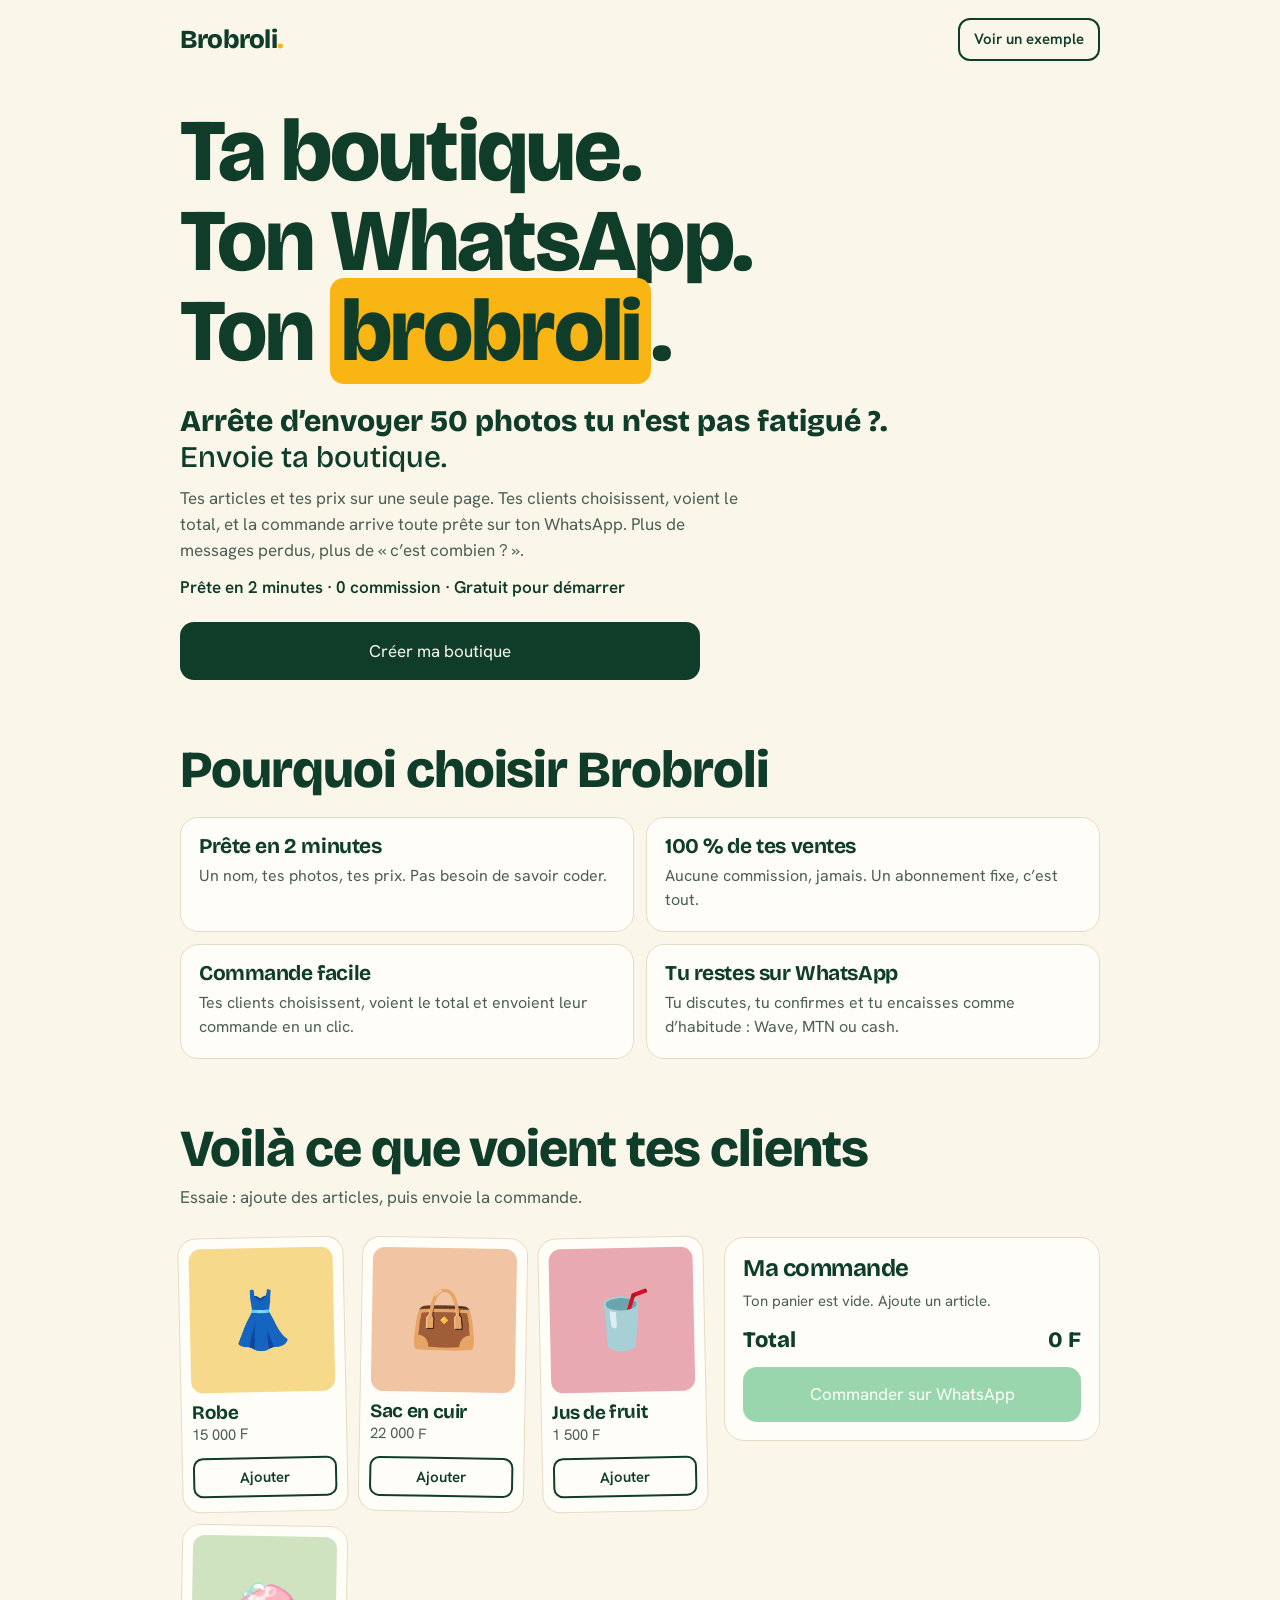
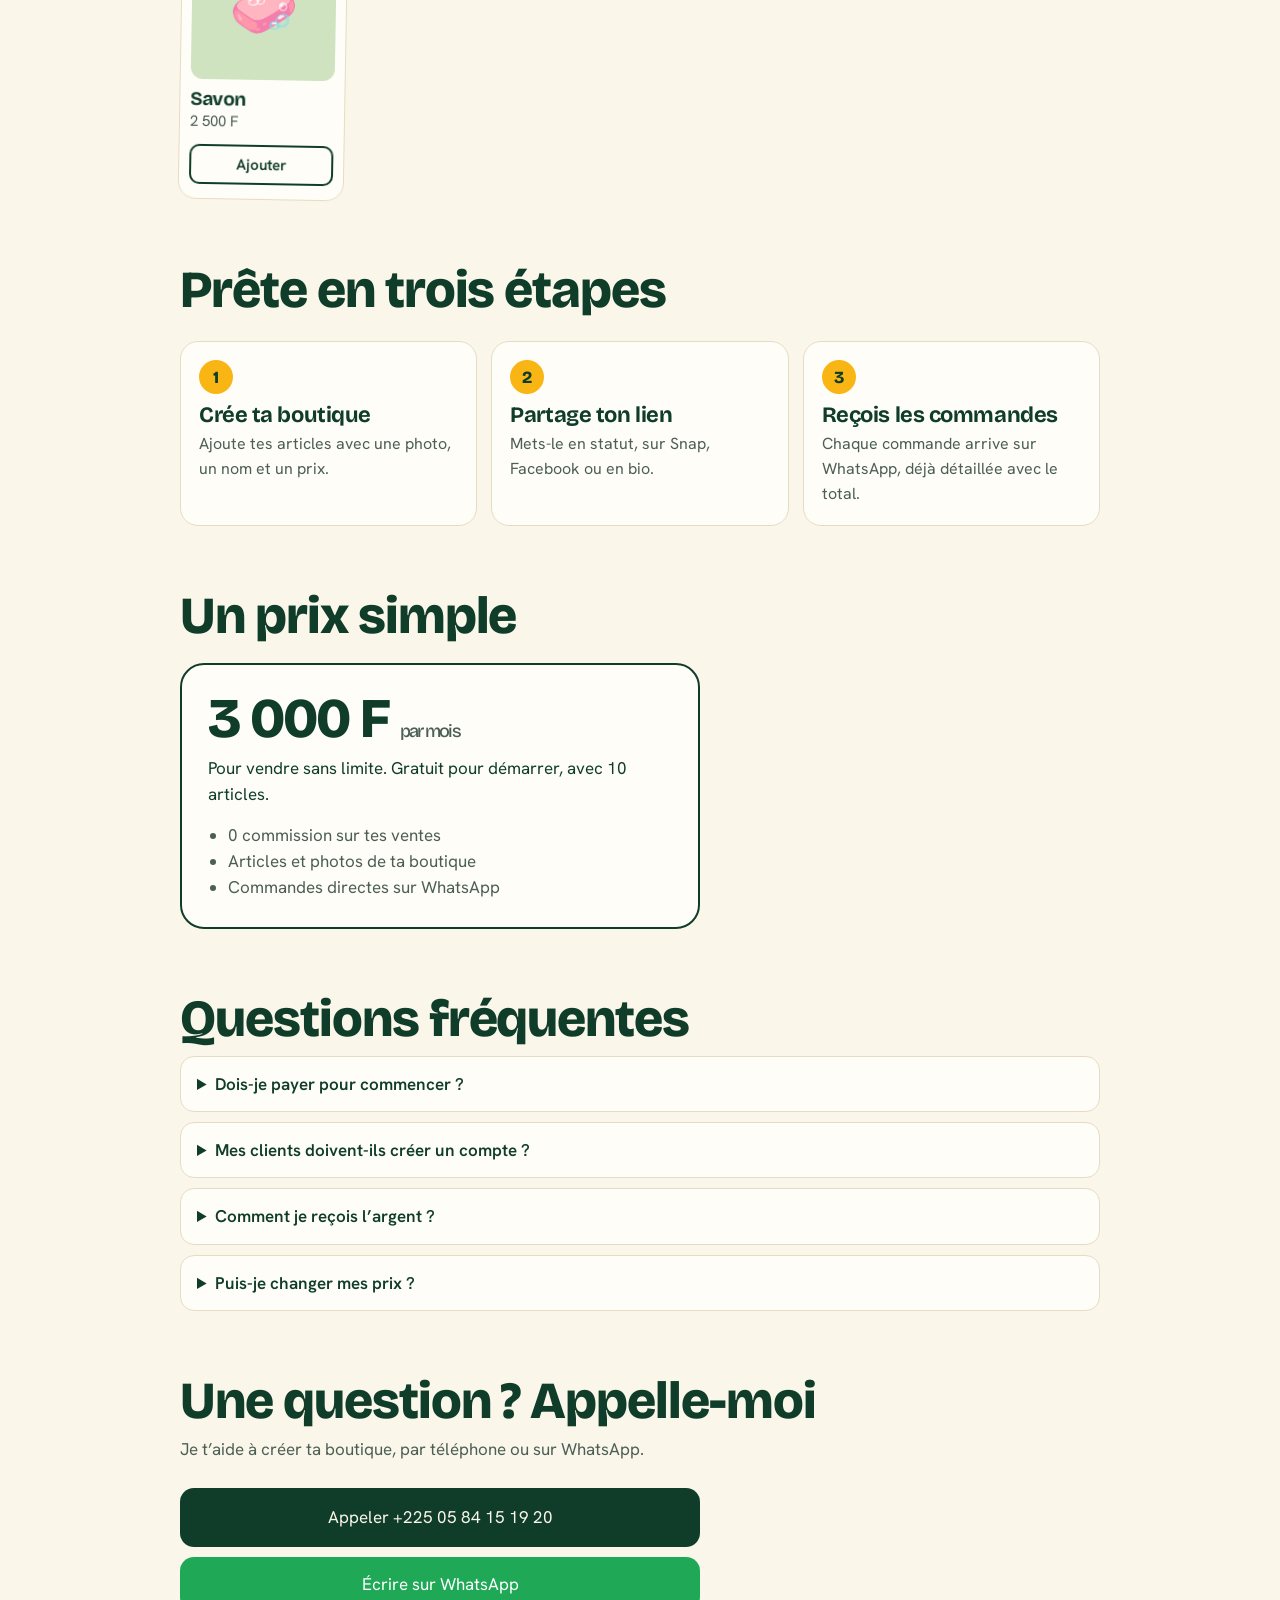
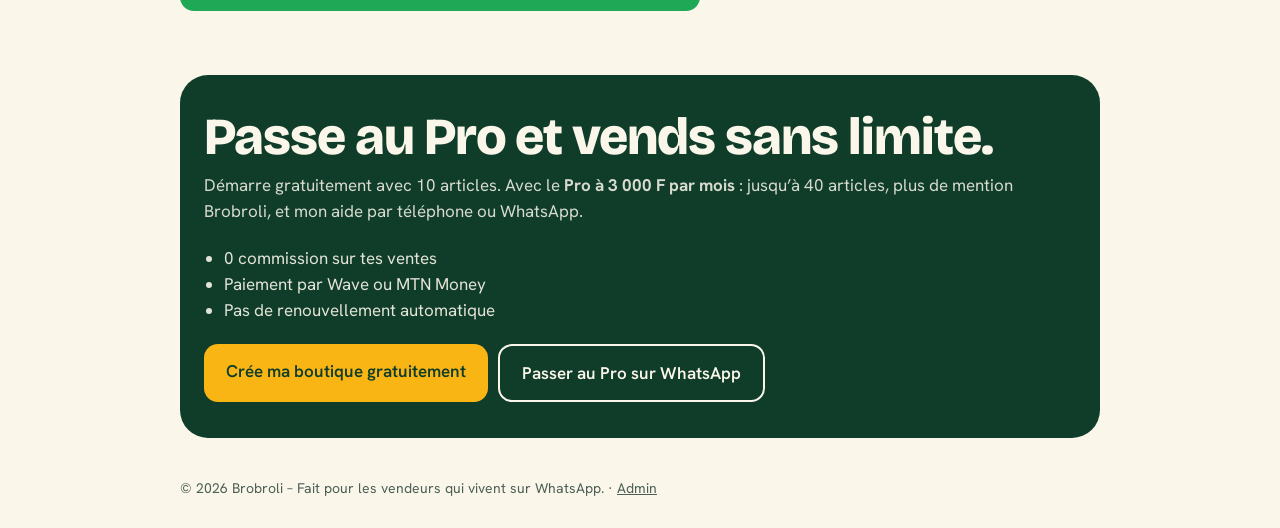
<file: index.html>
<!DOCTYPE html>
<html lang="fr">
<head>
<meta charset="utf-8">
<meta name="viewport" content="width=device-width, initial-scale=1, viewport-fit=cover">
<title>Brobroli – Ta boutique sur WhatsApp</title>
<meta name="description" content="Crée ta boutique en 2 minutes, partage un seul lien et reçois les commandes directement sur ton WhatsApp. 5 jours gratuits, 0 commission.">
<link href="https://fonts.googleapis.com/css2?family=Bricolage+Grotesque:wght@500;800&family=Hanken+Grotesk:wght@400;600&display=swap" rel="stylesheet">
<link rel="stylesheet" href="style.css">
  <link rel="stylesheet" href="anim.css">

<style>
.why{display:grid;gap:12px;margin-top:20px}
@media(min-width:760px){.why{grid-template-columns:repeat(2,1fr)}}
.why div{background:var(--card);border:1.5px solid var(--line);border-radius:18px;padding:18px}
.why h3{font-size:21px;margin-bottom:6px}
.why p{margin:0;color:var(--soft);font-size:16px}
.tarif{background:var(--card);border:2px solid var(--ink);border-radius:24px;padding:26px;margin-top:20px;max-width:520px}
.tarif .big{font:800 clamp(40px,10vw,56px)/1 "Bricolage Grotesque",sans-serif;letter-spacing:-.03em}
.tarif .big small{font-size:18px;font-weight:500;color:var(--soft)}
.tarif p{margin:8px 0 0}
.tarif ul{margin:14px 0 0;padding-left:20px;color:var(--soft)}
.faq details{background:var(--card);border:1.5px solid var(--line);border-radius:14px;padding:14px 16px;margin-top:10px}
.faq summary{font-weight:600;cursor:pointer}
.faq summary:focus-visible{outline:3px solid var(--sun);outline-offset:3px;border-radius:6px}
.faq p{margin:8px 0 0;color:var(--soft);font-size:16px}
footer a{color:inherit}
</style>
</head>
<body>
<div class="wrap">
<header><div class="logo">Brobroli<span>.</span></div><a class="pill" href="#demo">Voir un exemple</a></header>
  
<div id="mine" style="margin-top:8px"></div>
<h1>Ta boutique.<br>Ton WhatsApp.<br>Ton <mark>brobroli</mark>.</h1>
<p class="sub">Arrête d’envoyer 50 photos tu n'est pas fatigué ?.<br><em>Envoie ta boutique.</em></p>
<p class="lead" style="margin-bottom:10px">Tes articles et tes prix sur une seule page. Tes clients choisissent, voient le total, et la commande arrive toute prête sur ton WhatsApp. Plus de messages perdus, plus de « c’est combien ? ».</p>
<p style="font-weight:600;margin:0 0 22px">Prête en 2 minutes · 0 commission · Gratuit pour démarrer</p>


<a class="go" href="create.html" style="display:block;text-align:center;text-decoration:none;max-width:520px">Créer ma boutique</a>
<div class="claim" hidden>

<label for="slug">brobroli.pages.dev/<input id="slug" value="ta-boutique" maxlength="30" autocomplete="off" autocapitalize="none" spellcheck="false"></label>
<button class="go" id="go" type="button">Créer ma boutique</button>
<p class="msg" id="msg" role="status"></p>
</div>

<section>
<h2>Pourquoi choisir Brobroli</h2>
<div class="why">
<div><h3>Prête en 2 minutes</h3><p>Un nom, tes photos, tes prix. Pas besoin de savoir coder.</p></div>
<div><h3>100 % de tes ventes</h3><p>Aucune commission, jamais. Un abonnement fixe, c’est tout.</p></div>
<div><h3>Commande facile</h3><p>Tes clients choisissent, voient le total et envoient leur commande en un clic.</p></div>
<div><h3>Tu restes sur WhatsApp</h3><p>Tu discutes, tu confirmes et tu encaisses comme d’habitude : Wave, MTN ou cash.</p></div>
</div>
</section>

<section id="demo">
<h2>Voilà ce que voient tes clients</h2>
<p class="lead">Essaie : ajoute des articles, puis envoie la commande.</p>
<div class="demo">
<div class="items" id="items"></div>
<aside class="cart"><h3>Ma commande</h3><div id="lines"></div><div class="total"><span>Total</span><span id="total">0 F</span></div>
<a class="order" id="order" aria-disabled="true" href="#" target="_blank" rel="noopener">Commander sur WhatsApp</a></aside>
</div>
</section>

<section>
<h2>Prête en trois étapes</h2>
<ol class="steps">
<li><b>1</b><h3>Crée ta boutique</h3><p>Ajoute tes articles avec une photo, un nom et un prix.</p></li>
<li><b>2</b><h3>Partage ton lien</h3><p>Mets-le en statut, sur Snap, Facebook ou en bio.</p></li>
<li><b>3</b><h3>Reçois les commandes</h3><p>Chaque commande arrive sur WhatsApp, déjà détaillée avec le total.</p></li>
</ol>
</section>

<section>
<h2>Un prix simple</h2>
<div class="tarif">
<div class="big">3 000 F <small>par mois</small></div>
<p><p>Pour vendre sans limite. Gratuit pour démarrer, avec 10 articles.</p></p>
<ul>
<li>0 commission sur tes ventes</li>
<li>Articles et photos de ta boutique</li>
<li>Commandes directes sur WhatsApp</li>
</ul>
</div>
</section>

<section class="faq">
<h2>Questions fréquentes</h2>
<details><summary>Dois-je payer pour commencer ?</summary><p>Non, tu démarres gratuitement avec 10 articles. Le Pro à 3 000 F par mois est optionnel.</p></details>

<details><summary>Mes clients doivent-ils créer un compte ?</summary><p>Non, ils ouvrent ton lien et commandent.</p></details>
<details><summary>Comment je reçois l’argent ?</summary><p>Directement de ton client, par Wave, MTN ou en main propre. Brobroli ne touche pas à ton argent.</p></details>
<details><summary>Puis-je changer mes prix ?</summary><p>Écris-nous sur WhatsApp et nous modifions ta boutique avec toi.</p></details>
</section>

 <section>
<h2>Une question ? Appelle-moi</h2>
<p class="lead">Je t’aide à créer ta boutique, par téléphone ou sur WhatsApp.</p>
<div style="display:grid;gap:10px;max-width:520px;margin-top:16px">
<a class="go" href="tel:+2250584151920" style="display:block;text-align:center;text-decoration:none">Appeler +225 05 84 15 19 20</a>
<a class="order" href="https://wa.me/2250584151920?text=Bonjour%2C%20j%E2%80%99ai%20une%20question%20sur%20Brobroli" target="_blank" rel="noopener">Écrire sur WhatsApp</a>
</div>
</section>
  
<div class="final">
<h2>Passe au Pro et vends sans limite.</h2>
<p>Démarre gratuitement avec 10 articles. Avec le <b>Pro à 3 000 F par mois</b> : jusqu’à 40 articles, plus de mention Brobroli, et mon aide par téléphone ou WhatsApp.</p>
<ul style="margin:0 0 20px;padding-left:20px;opacity:.9">
<li>0 commission sur tes ventes</li>
<li>Paiement par Wave ou MTN Money</li>
<li>Pas de renouvellement automatique</li>
</ul>
<div style="display:flex;gap:10px;flex-wrap:wrap">
<a href="create.html" id="cta">Crée ma boutique gratuitement</a>
<a href="https://wa.me/2250584151920?text=Bonjour%2C%20je%20veux%20passer%20au%20Pro%20sur%20Brobroli" target="_blank" rel="noopener" style="background:transparent;color:inherit;border:2px solid currentColor">Passer au Pro sur WhatsApp</a>
</div>
</div>
  
<footer>© 2026 Brobroli – Fait pour les vendeurs qui vivent sur WhatsApp. · <a href="admin.html">Admin</a></footer>
</div>

<script src="script.js"></script> 
<script>
(function () {
  try }
  
    var list = JSON.parse(localStorage.getItem("brobroli:mine") || "[]"), box = document.getElementById("mine");
  list = list.filter(function (s) { return s.slug !== "market-of-man"; });
localStorage.setItem("brobroli:mine", JSON.stringify(list));

    if (!box || !list.length) return;

    var toggle = document.createElement("a");
    toggle.href = "#";
    toggle.textContent = "Retrouver le lien de ma boutique";
    toggle.style.cssText = "display:inline-block;font-size:15px;font-weight:600;color:inherit;text-decoration:underline;margin:0 0 14px";

    var wrap = document.createElement("div");
    wrap.style.display = "none";

    toggle.onclick = function (e) {
      e.preventDefault();
      var open = wrap.style.display === "none";
      wrap.style.display = open ? "block" : "none";
      toggle.textContent = open ? "Masquer le lien" : "Retrouver le lien de ma boutique";
    };

    list.slice(-3).reverse().forEach(function (s) {
      var d = document.createElement("div");
      d.style.cssText = "background:var(--card);border:1.5px dashed var(--line);border-radius:14px;padding:12px 14px;margin:0 0 14px";
      var t = document.createElement("b"); t.textContent = "Ta boutique « " + s.name + " »";
      var fixed = location.origin + "/s/" + s.slug;
var a = document.createElement("a"); a.href = fixed; a.textContent = fixed;

      a.style.cssText = "display:block;word-break:break-all;color:inherit;font-weight:600;margin:6px 0";
      var b = document.createElement("button"); b.type = "button"; b.className = "add"; b.textContent = "Copier le lien";
      b.onclick = function () {
        (navigator.clipboard ? navigator.clipboard.writeText(fixed) : Promise.reject()).then(function () { b.textContent = "Lien copié"; }, function () { b.textContent = "Copie le lien ci-dessus"; });
      };
      d.appendChild(t); d.appendChild(a); d.appendChild(b); wrap.appendChild(d);
    });

    box.appendChild(toggle);
    box.appendChild(wrap);
  } catch (e) {}
})();
</script>



</body>
</html>
</file>
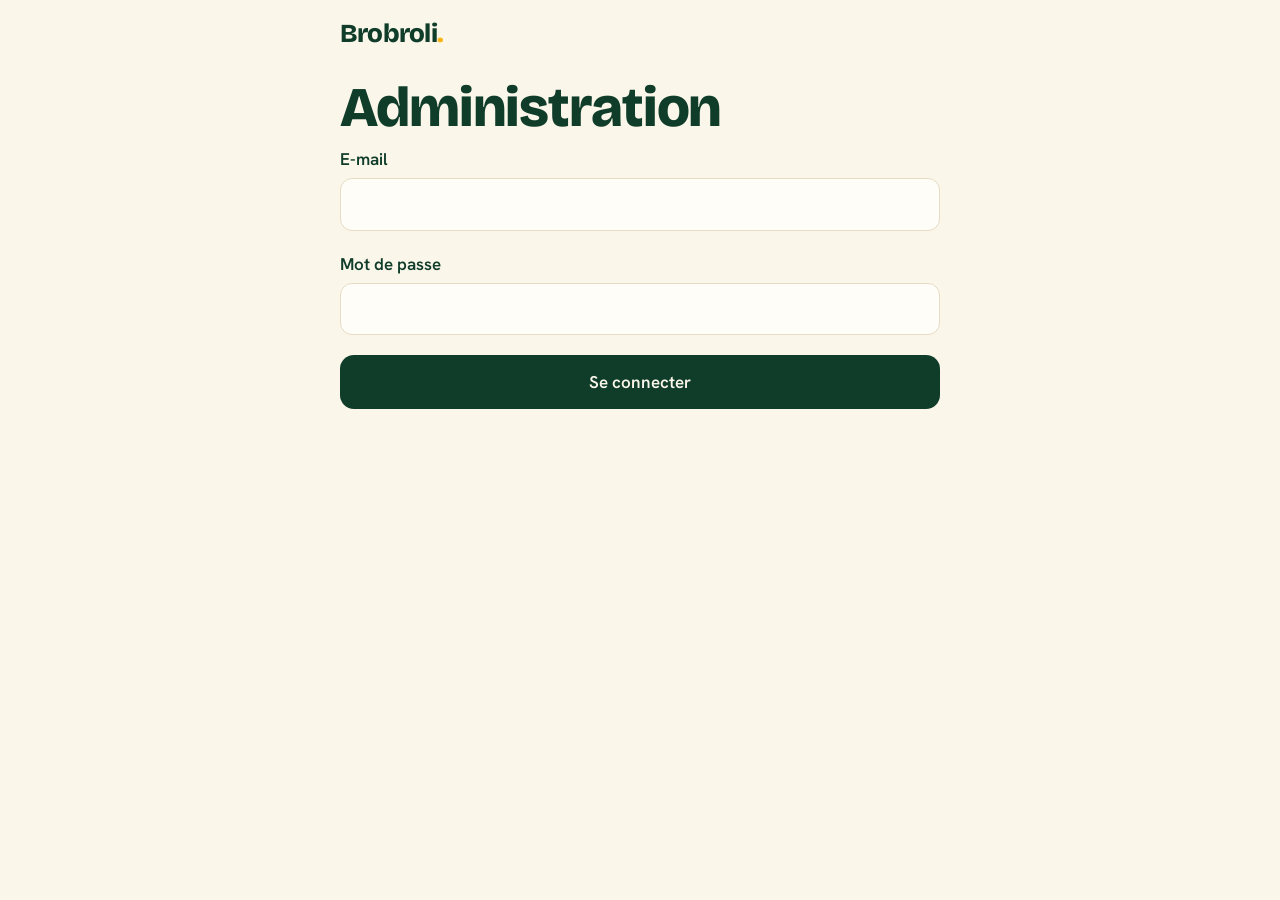
<file: admin.html>
<!DOCTYPE html>
<html lang="fr">
<head>
<meta charset="utf-8">
<meta name="viewport" content="width=device-width, initial-scale=1, viewport-fit=cover">
<meta name="robots" content="noindex">
<title>Administration – Brobroli</title>
<link href="https://fonts.googleapis.com/css2?family=Bricolage+Grotesque:wght@500;800&family=Hanken+Grotesk:wght@400;600&display=swap" rel="stylesheet">
<link rel="stylesheet" href="style.css">
<link rel="stylesheet" href="app.css">
<style>
.sh{background:var(--card);border:1.5px solid var(--line);border-radius:16px;padding:14px;margin-bottom:10px}
.sh h3{font-size:20px}
.sh p{margin:2px 0;color:var(--soft);font-size:15px}
.st{display:inline-block;border-radius:999px;padding:2px 10px;font-size:13px;font-weight:600;margin-left:6px}
.st.ok{background:#cfe8d5;color:#0f3d2a}.st.ko{background:#f5c6c0;color:#7a1f14}.st.fr{background:#e7e2d0;color:#4b5f55}
.acts{display:flex;gap:8px;flex-wrap:wrap;margin-top:10px}
.acts button,.acts a{border:1.5px solid var(--ink);background:transparent;color:var(--ink);border-radius:10px;padding:8px 12px;font:600 14px "Hanken Grotesk",sans-serif;text-decoration:none;cursor:pointer}
.acts .p{background:var(--ink);color:var(--bg)}
.acts button:focus-visible,.acts a:focus-visible{outline:3px solid var(--sun);outline-offset:2px}
</style>
</head>
<body>
<div class="wrap narrow">
<header><a class="logo" href="index.html">Brobroli<span>.</span></a></header>
<h1 class="t">Administration</h1>

<div id="login">
<div class="f"><label for="em">E-mail</label><input class="tx" id="em" type="email" autocomplete="username" autocapitalize="none"></div>
<div class="f"><label for="pw">Mot de passe</label><input class="tx" id="pw" type="password" autocomplete="current-password"></div>
<button class="go" id="in" type="button">Se connecter</button>
<p class="err" id="lerr" role="alert"></p>
</div>

<div id="panel" hidden>
<div class="f"><input class="tx" id="q" placeholder="Rechercher une boutique…" aria-label="Rechercher une boutique"></div>
<button class="add" id="refresh" type="button" style="margin-bottom:10px">Actualiser la liste</button>
<p class="info" id="count"></p>
<div id="list"></div>
<button class="add" id="out" type="button">Se déconnecter</button>
</div>
</div>

<script src="app.js"></script>
<script>
(function () {
  var $ = function (id) { return document.getElementById(id); };
  if (DEMO) { $("login").innerHTML = '<p class="lead">Branche Supabase dans app.js pour utiliser cette page.</p>'; return; }
  var token = "", shops = [];
  function hd(extra) {
    var h = headers(); h.Authorization = "Bearer " + token;
    if (extra) for (var k in extra) h[k] = extra[k];
    return h;
  }
  function rest(path) { return CONFIG.SUPABASE_URL + "/rest/v1/shops" + path; }

  $("in").onclick = function () {
    $("lerr").textContent = "";
    fetch(CONFIG.SUPABASE_URL + "/auth/v1/token?grant_type=password", {
      method: "POST",
      headers: { apikey: CONFIG.SUPABASE_KEY, "Content-Type": "application/json" },
      body: JSON.stringify({ email: $("em").value.trim(), password: $("pw").value })
    }).then(function (r) {
      return r.json().then(function (j) { if (!r.ok || !j.access_token) throw new Error("auth"); return j; });
    }).then(function (j) {
      token = j.access_token; $("pw").value = ""; try { sessionStorage.setItem("bb_tok", token); } catch (e) {}
      $("login").hidden = true; $("panel").hidden = false; load();
    }).catch(function () { $("lerr").textContent = "E-mail ou mot de passe incorrect."; });
  };
  $("out").onclick = function () { try { sessionStorage.removeItem("bb_tok"); } catch (e) {} token = ""; shops = []; $("panel").hidden = true; $("login").hidden = false; };
  $("q").addEventListener("input", draw);
  $("refresh").onclick = function () { $("count").textContent = "Chargement…"; load(); };
  try { var saved = sessionStorage.getItem("bb_tok"); if (saved) { token = saved; $("login").hidden = true; $("panel").hidden = false; load(); } } catch (e) {}

  function load() {
    fetch(rest("?select=slug,name,whatsapp,pro_until,created_at&order=created_at.desc&limit=500"), { headers: hd() })
      .then(function (r) { if (!r.ok) throw 0; return r.json(); })
      .then(function (a) { shops = a; draw(); })
      .catch(function () {
        token = ""; try { sessionStorage.removeItem("bb_tok"); } catch (e) {}
        $("panel").hidden = true; $("login").hidden = false;
        $("lerr").textContent = "Session expirée ou chargement impossible. Reconnecte-toi.";
      });
  }
  function days(s) { return s.pro_until ? Math.ceil((new Date(s.pro_until) - Date.now()) / 864e5) : 0; }
  function find(slug) { for (var i = 0; i < shops.length; i++) if (shops[i].slug === slug) return shops[i]; }

  function draw() {
    var q = $("q").value.trim().toLowerCase(), h = "", n = 0;
    shops.forEach(function (s) {
      if (q && (s.slug + " " + s.name + " " + s.whatsapp).toLowerCase().indexOf(q) < 0) return;
      n++;
      var d = days(s), live = d > 0, end = live ? new Date(s.pro_until).toLocaleDateString("fr-FR") : "";
      h += '<div class="sh"><h3>' + esc(s.name) + '<span class="st ' + (live ? "ok" : "fr") + '">' + (live ? "Pro · " + d + " j" : "Gratuit") + '</span></h3>' +
        '<p>' + esc(s.slug) + ' · ' + esc(s.whatsapp) + '</p><p style="word-break:break-all">' + esc(location.origin + "/shop.html?b=" + s.slug) + '</p>' +
 (live ? '<p>Pro jusqu’au ' + esc(end) + '</p>' : '') +
        '<div class="acts"><button class="p" type="button" data-a="add" data-s="' + esc(s.slug) + '">Pro +30 jours</button>' + '<button type="button" data-a="copy" data-s="' + esc(s.slug) + '">Copier le lien</button>' +

        '<a href="shop.html?b=' + encodeURIComponent(s.slug) + '&admin=1">Voir</a>' +
        '<a href="https://wa.me/' + encodeURIComponent(s.whatsapp) + '" target="_blank" rel="noopener">WhatsApp</a>' +
        '<button type="button" data-a="del" data-s="' + esc(s.slug) + '">Supprimer</button></div></div>';
    });
    $("count").textContent = n + " boutique" + (n > 1 ? "s" : "");
    $("list").innerHTML = h;
  }

  $("list").addEventListener("click", function (e) {
    var b = e.target.closest("button[data-a]");
    if (!b) return;
    var slug = b.dataset.s, s = find(slug);
    if (!s) return;
    if (b.dataset.a === "copy") {
      var link = location.origin + "/shop.html?b=" + encodeURIComponent(slug);
      (navigator.clipboard ? navigator.clipboard.writeText(link) : Promise.reject()).then(function () { b.textContent = "Lien copié"; }, function () { b.textContent = "Copie le lien affiché"; });
    } else if (b.dataset.a === "add") {

      var base = Math.max(new Date(s.pro_until).getTime() || 0, Date.now());
      var iso = new Date(base + 30 * 864e5).toISOString();
      b.disabled = true;
      fetch(rest("?slug=eq." + encodeURIComponent(slug)), {
        method: "PATCH", headers: hd({ Prefer: "return=representation" }), body: JSON.stringify({ pro_until: iso })
      }).then(function (r) { return r.json(); }).then(function (a) {
        if (!a.length) throw 0;
        s.pro_until = a[0].pro_until; draw();
      }).catch(function () { b.disabled = false; alert("Action refusée. Vérifie les règles SQL et reconnecte-toi."); });
    } else if (b.dataset.a === "del") {
      if (!confirm("Supprimer définitivement la boutique « " + s.name + " » ?")) return;
      fetch(rest("?slug=eq." + encodeURIComponent(slug)), {
        method: "DELETE", headers: hd({ Prefer: "return=representation" })
      }).then(function (r) { return r.json(); }).then(function (a) {
        if (!a.length) throw 0;
        shops = shops.filter(function (x) { return x.slug !== slug; }); draw();
      }).catch(function () { alert("Suppression refusée. Vérifie les règles SQL et reconnecte-toi."); });
    }
  });
})();
</script>
</body>
</html>
</file>
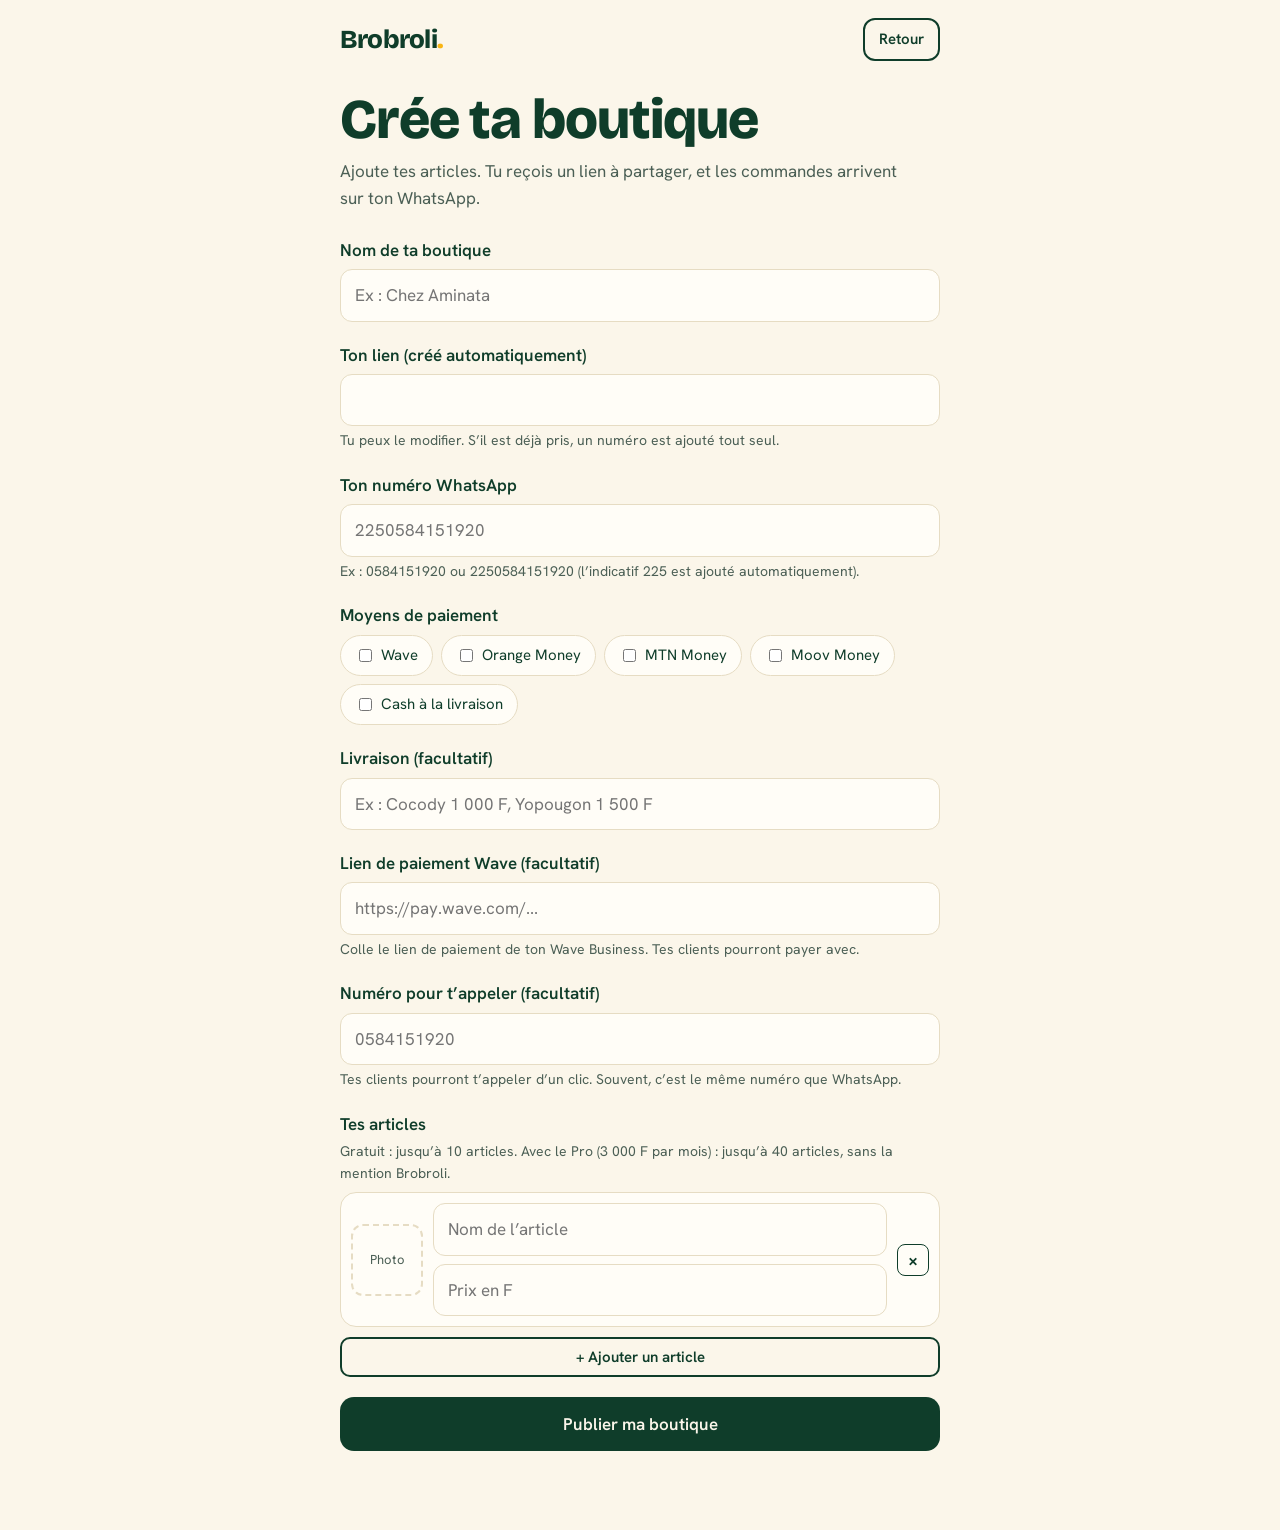
<file: create.html>
<!DOCTYPE html>
<html lang="fr">
<head>
<meta charset="utf-8">
<meta name="viewport" content="width=device-width, initial-scale=1, viewport-fit=cover">
<title>Créer ma boutique – Brobroli</title>
<link href="https://fonts.googleapis.com/css2?family=Bricolage+Grotesque:wght@500;800&family=Hanken+Grotesk:wght@400;600&display=swap" rel="stylesheet">
<link rel="stylesheet" href="style.css">
<link rel="stylesheet" href="app.css">
</head>
<body>
<div class="wrap narrow">
<header><a class="logo" href="index.html">Brobroli<span>.</span></a><a class="pill" href="index.html">Retour</a></header>
<div id="mine"></div>

<h1 class="t">Crée ta boutique</h1>
<p class="lead">Ajoute tes articles. Tu reçois un lien à partager, et les commandes arrivent sur ton WhatsApp.</p>
<p class="note" id="demoNote" hidden>Mode test : ta boutique est enregistrée seulement sur cet appareil.</p>

<div id="formBox">
<div class="f"><label for="name">Nom de ta boutique</label><input class="tx" id="name" maxlength="40" autocomplete="off" placeholder="Ex : Chez Aminata"></div>
<div class="f"><label for="slug">Ton lien (créé automatiquement)</label><input class="tx" id="slug" maxlength="30" autocapitalize="none" spellcheck="false" autocomplete="off"><small id="slugHint">Tu peux le modifier. S’il est déjà pris, un numéro est ajouté tout seul.</small></div>
<div class="f"><label for="wa">Ton numéro WhatsApp</label><input class="tx" id="wa" type="tel" inputmode="tel" placeholder="2250584151920"><small>Ex : 0584151920 ou 2250584151920 (l’indicatif 225 est ajouté automatiquement).</small></div>
<div class="f"><span class="lb">Moyens de paiement</span>
<div class="pays" id="pays">
<label><input type="checkbox" value="Wave"> Wave</label>
<label><input type="checkbox" value="Orange Money"> Orange Money</label>
<label><input type="checkbox" value="MTN Money"> MTN Money</label>
<label><input type="checkbox" value="Moov Money"> Moov Money</label>
<label><input type="checkbox" value="Cash à la livraison"> Cash à la livraison</label>
</div></div>
<div class="f"><label for="delivery">Livraison (facultatif)</label><input class="tx" id="delivery" maxlength="120" placeholder="Ex : Cocody 1 000 F, Yopougon 1 500 F"></div>
<div class="f"><label for="wave">Lien de paiement Wave (facultatif)</label><input class="tx" id="wave" type="url" inputmode="url" autocapitalize="none" spellcheck="false" placeholder="https://pay.wave.com/..."><small>Colle le lien de paiement de ton Wave Business. Tes clients pourront payer avec.</small></div>
<div class="f"><label for="phone">Numéro pour t’appeler (facultatif)</label><input class="tx" id="phone" type="tel" inputmode="tel" placeholder="0584151920"><small>Tes clients pourront t’appeler d’un clic. Souvent, c’est le même numéro que WhatsApp.</small></div>
<div class="f"><span class="lb">Tes articles</span><small style="margin:-2px 0 8px">Gratuit : jusqu’à 10 articles. Avec le Pro (3 000 F par mois) : jusqu’à 40 articles, sans la mention Brobroli.</small><div id="arts"></div>
<button class="add" id="addArt" type="button">+ Ajouter un article</button></div>
<button class="go" id="publish" type="button">Publier ma boutique</button>
<p class="err" id="err" role="alert"></p>
</div>

<div class="ok" id="done" hidden>
<h2>Ta boutique est en ligne</h2>
<p class="info">Partage ce lien à tes clients :</p>
<div class="link" id="shopLink"></div>
<div class="note" id="codeBox"></div>
<div class="note" id="aboBox"></div>
<a class="order" id="shareWa" target="_blank" rel="noopener" href="#">Partager sur WhatsApp</a>
<button class="add" id="copy" type="button">Copier le lien</button>
<a class="add" id="seeShop" href="#">Voir ma boutique</a>
</div>
</div>

<script src="app.js"></script>
<script>
(function () {
  var $ = function (id) { return document.getElementById(id); };
  var MAX = 10;
  var ABO = { prix: "3 000 F", essai: 5, payLink: "https://pay.wave.com/m/M_ci_HSbImDT_M_Ro/c/ci/", mtn: "0584151920", whatsapp: "2250584151920" };
  var SHORT = true;
  if (DEMO) $("demoNote").hidden = false;

  var nameEl = $("name"), slugEl = $("slug"), slugTouched = false;
  var pre = new URLSearchParams(location.search).get("nom");
  if (pre) { slugEl.value = slugify(pre); slugTouched = true; }
  nameEl.addEventListener("input", function () { if (!slugTouched) slugEl.value = slugify(nameEl.value); });
  slugEl.addEventListener("input", function () { slugTouched = true; slugEl.value = slugEl.value.toLowerCase().replace(/[^a-z0-9-]/g, "-"); });

  function fail(t) { $("err").textContent = t; }

  function addRow() {
    if (document.querySelectorAll(".art").length >= MAX) { fail("Limite de 10 articles atteinte. Passe au Pro pour en ajouter jusqu’à 40."); return; }
    var d = document.createElement("div");
    d.className = "art";
    d.innerHTML = '<label class="photo"><input type="file" accept="image/*"><span>Photo</span></label>' +
      '<div class="ai"><input class="tx an" maxlength="60" placeholder="Nom de l’article" aria-label="Nom de l’article">' +
      '<input class="tx ap" inputmode="numeric" placeholder="Prix en F" aria-label="Prix en francs"></div>' +
      '<button class="rm" type="button" aria-label="Retirer l’article">×</button>';
    d.querySelector("input[type=file]").addEventListener("change", function (e) {
      var f = e.target.files[0], box = d.querySelector(".photo");
      if (!f) return;
      shrink(f, 520).then(function (data) {
        d.dataset.img = data;
        box.style.backgroundImage = "url(" + data + ")";
        box.classList.add("has");
      }).catch(function () { $("err").textContent = "Cette photo n’a pas pu être lue. Essaie une autre image."; });
    });
    d.querySelector(".rm").onclick = function () {
      d.remove();
      $("err").textContent = "";
      if (!document.querySelector(".art")) addRow();
    };
    $("arts").appendChild(d);
  }
  addRow();
  $("addArt").onclick = addRow;

  function tryPublish(shop, base, n) {
    return saveShop(shop).catch(function (e) {
      if (e.message === "taken" && n < 5) {
        shop.slug = base + "-" + (Math.floor(Math.random() * 900) + 100);
        return tryPublish(shop, base, n + 1);
      }
      throw e;
    });
  }

  $("publish").onclick = function () {
    $("err").textContent = "";
    var name = nameEl.value.trim(), slug = slugify(slugEl.value);
    var wa = $("wa").value.replace(/\D/g, "").replace(/^00/, "");
    if (/^0\d{9}$/.test(wa)) wa = "225" + wa;
    if (!name) return fail("Écris le nom de ta boutique.");
    if (slug.length < 3) return fail("Ton lien doit faire au moins 3 caractères.");
    if (wa.length < 9 || wa.length > 15) return fail("Vérifie ton numéro WhatsApp, avec l’indicatif du pays.");
    var items = [];
    document.querySelectorAll(".art").forEach(function (r) {
      var n = r.querySelector(".an").value.trim(), p = parseInt(r.querySelector(".ap").value.replace(/\D/g, ""), 10);
      if (n && p > 0) items.push({ n: n, p: p, img: r.dataset.img || "" });
    });
    if (!items.length) return fail("Ajoute au moins un article avec un nom et un prix.");
    var pays = [].slice.call(document.querySelectorAll("#pays input:checked")).map(function (i) { return i.value; }).join(", ");
    var shop = { slug: slug, name: name, whatsapp: wa, delivery: $("delivery").value.trim(), payments: pays, items: items };
    var wave = $("wave").value.trim();
    if (wave && !/^https:\/\//i.test(wave)) return fail("Le lien Wave doit commencer par https://");
    if (wave) shop.wave = wave;
    var phone = $("phone").value.replace(/\D/g, "").replace(/^00/, "");
    if (/^0\d{9}$/.test(phone)) phone = "225" + phone;
    if (phone && (phone.length < 9 || phone.length > 15)) return fail("Vérifie ton numéro d’appel, avec l’indicatif du pays.");
    if (phone) shop.phone = phone;
    var btn = $("publish");
    btn.disabled = true; btn.textContent = "Publication…";
    var code = newCode();
    tryPublish(shop, slug, 0).then(function () { return setShopCode(shop.slug, code); }).then(function () {
      var url = SHORT ? location.origin + "/s/" + shop.slug : new URL("shop.html?b=" + shop.slug, location.href).href;
      try { var mine = JSON.parse(localStorage.getItem("brobroli:mine") || "[]"); mine.push({ slug: shop.slug, name: name, url: url, code: code }); localStorage.setItem("brobroli:mine", JSON.stringify(mine.slice(-10))); } catch (e) {}

      $("formBox").hidden = true; $("done").hidden = false;
      $("shopLink").textContent = url;
      $("codeBox").innerHTML = "<b>Ton code secret : " + esc(code) + "</b><br>Garde-le bien (fais une capture d’écran). Il te permettra d’ajouter des articles plus tard. Ne le partage avec personne.";
      var proof = "https://wa.me/" + ABO.whatsapp + "?text=" + encodeURIComponent("Bonjour, voici ma preuve de paiement pour ma boutique " + name + " : " + url);
      var h = "<b>Ta boutique est en version Gratuite</b> (jusqu’à 10 articles, avec la mention Brobroli). Passe au <b>Pro</b> pour " + ABO.prix + " par mois : jusqu’à 40 articles et sans la mention Brobroli.";
      h += '<div style="display:grid;gap:8px;margin:12px 0">';
      if (ABO.payLink) h += '<a class="order" href="' + esc(ABO.payLink) + '" target="_blank" rel="noopener">Payer avec Wave</a>';
      if (ABO.mtn) h += '<button class="add" type="button" id="mtnCopy">MTN Money : ' + esc(ABO.mtn) + ' (copier)</button>';
      h += '</div>Après paiement, <a style="color:inherit;font-weight:600" href="' + proof + '" target="_blank" rel="noopener">envoie la preuve sur WhatsApp</a>.';
      $("aboBox").innerHTML = h;
      if ($("mtnCopy")) $("mtnCopy").onclick = function () {
        (navigator.clipboard ? navigator.clipboard.writeText(ABO.mtn.replace(/\D/g, "")) : Promise.reject()).then(function () { $("mtnCopy").textContent = "Numéro copié"; }, function () { $("mtnCopy").textContent = "Copie le numéro : " + ABO.mtn; });
      };
      $("seeShop").href = url;
      $("shareWa").href = "https://wa.me/?text=" + encodeURIComponent("Découvre ma boutique " + name + " : " + url);
      $("copy").onclick = function () {
        (navigator.clipboard ? navigator.clipboard.writeText(url) : Promise.reject()).then(function () { $("copy").textContent = "Lien copié"; }, function () { $("copy").textContent = "Copie le lien ci-dessus"; });
      };
      window.scrollTo(0, 0);
    }).catch(function (e) {
      btn.disabled = false; btn.textContent = "Publier ma boutique";
      fail(e.message === "taken" ? "Ce lien est déjà pris. Choisis-en un autre." : "La publication a échoué. Vérifie ta connexion et réessaie.");
    });
  };
})();
</script>

</body>
</html>
</file>
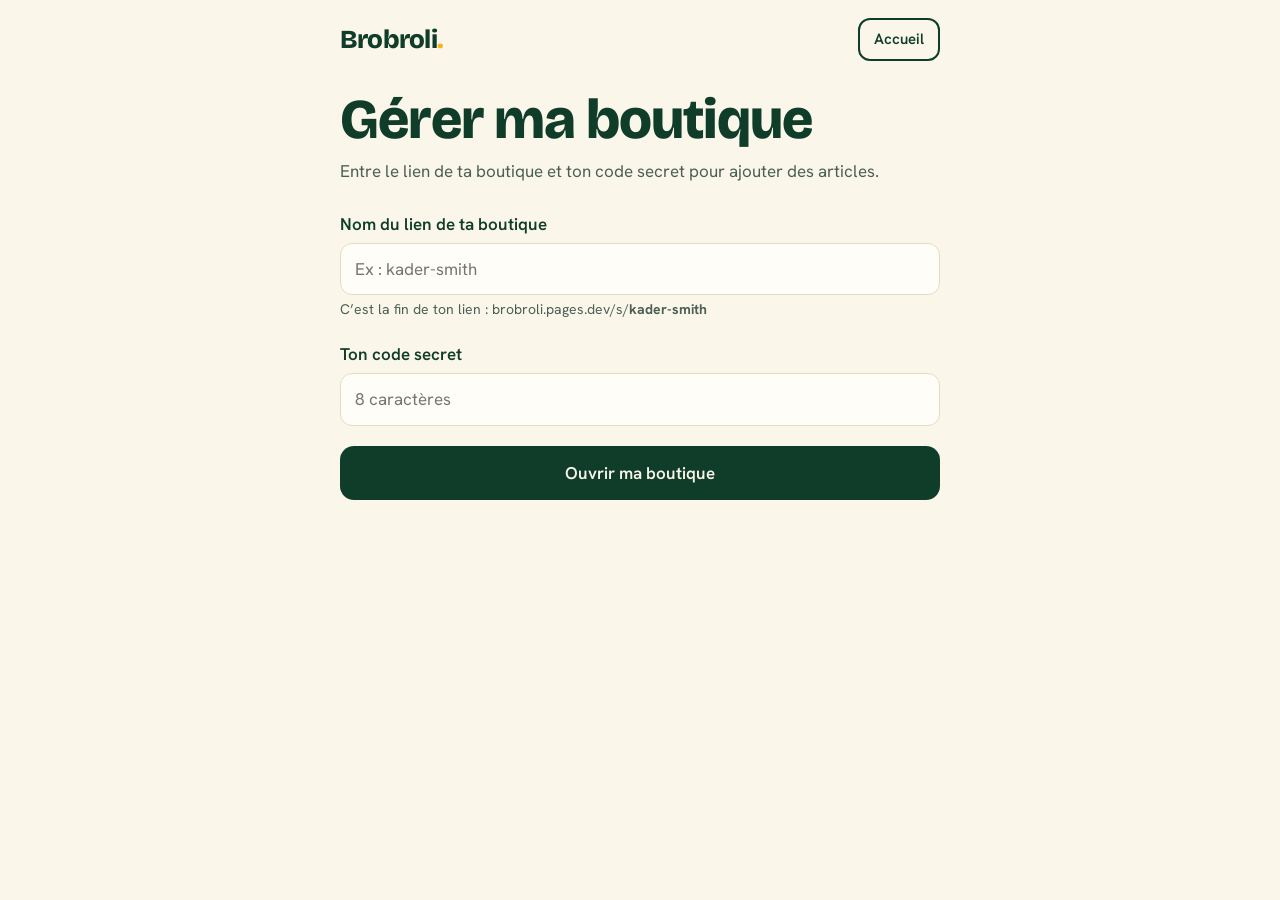
<file: manage.html>
<!DOCTYPE html>
<html lang="fr">
<head>
<meta charset="utf-8">
<meta name="viewport" content="width=device-width, initial-scale=1, viewport-fit=cover">
<title>Gérer ma boutique – Brobroli</title>
<link href="https://fonts.googleapis.com/css2?family=Bricolage+Grotesque:wght@500;800&family=Hanken+Grotesk:wght@400;600&display=swap" rel="stylesheet">
<link rel="stylesheet" href="/style.css">
<link rel="stylesheet" href="/app.css">
</head>
<body>
<div class="wrap narrow">
<header><a class="logo" href="/index.html">Brobroli<span>.</span></a><a class="pill" href="/index.html">Accueil</a></header>

<h1 class="t">Gérer ma boutique</h1>

<div id="login">
<p class="lead">Entre le lien de ta boutique et ton code secret pour ajouter des articles.</p>
<div class="f"><label for="slug">Nom du lien de ta boutique</label><input class="tx" id="slug" autocapitalize="none" spellcheck="false" autocomplete="off" placeholder="Ex : kader-smith"><small>C’est la fin de ton lien : brobroli.pages.dev/s/<b>kader-smith</b></small></div>
<div class="f"><label for="code">Ton code secret</label><input class="tx" id="code" autocapitalize="none" spellcheck="false" autocomplete="off" placeholder="8 caractères"></div>
<button class="go" id="open" type="button">Ouvrir ma boutique</button>
<p class="err" id="err" role="alert"></p>
</div>

<div id="panel" hidden>
<p class="info" id="shopName" style="font-weight:600;font-size:20px;margin:0 0 4px"></p>
<p class="info" id="count" style="margin:0 0 14px"></p>
<div id="arts"></div>
<button class="add" id="addArt" type="button">+ Ajouter un article</button>
<button class="go" id="save" type="button">Ajouter à ma boutique</button>
<p class="err" id="err2" role="alert"></p>
<div class="note" id="full" hidden></div>
<a class="add" id="seeShop" href="#" style="margin-top:14px">Voir ma boutique</a>
</div>
</div>

<script src="/app.js"></script>
<script>
(function () {
  var $ = function (id) { return document.getElementById(id); };
  var WA = "2250584151920";
  var shop = null, slug = "", code = "", limit = 10, cur = 0;

    var qs = new URLSearchParams(location.search).get("s");
  if (qs) $("slug").value = qs;


  function remaining() { return limit - cur; }
  function rows() { return document.querySelectorAll("#arts .art").length; }

  function addRow() {
    if (rows() >= remaining()) { $("err2").textContent = "Tu ne peux pas ajouter plus d’articles pour le moment."; return; }
    $("err2").textContent = "";
    var d = document.createElement("div");
    d.className = "art";
    d.innerHTML = '<label class="photo"><input type="file" accept="image/*"><span>Photo</span></label>' +
      '<div class="ai"><input class="tx an" maxlength="60" placeholder="Nom de l’article">' +
      '<input class="tx ap" inputmode="numeric" placeholder="Prix en F"></div>' +
      '<button class="rm" type="button" aria-label="Retirer">×</button>';
    d.querySelector("input[type=file]").addEventListener("change", function (e) {
      var f = e.target.files[0], box = d.querySelector(".photo");
      if (!f) return;
      shrink(f, 520).then(function (data) {
        d.dataset.img = data;
        box.style.backgroundImage = "url(" + data + ")";
        box.classList.add("has");
      }).catch(function () { $("err2").textContent = "Cette photo n’a pas pu être lue."; });
    });
    d.querySelector(".rm").onclick = function () { d.remove(); $("err2").textContent = ""; };
    $("arts").appendChild(d);
  }

  function refresh() {
    var pro = !!(shop.pro_until && new Date(shop.pro_until) > new Date());
    limit = pro ? 40 : 10;
    cur = (shop.items || []).length;
    $("shopName").textContent = shop.name;
    $("count").textContent = cur + " / " + limit + " articles" + (pro ? " (Pro)" : " (Gratuit)");
    $("seeShop").href = "/s/" + slug;
    $("arts").innerHTML = "";
    var full = remaining() <= 0;
    $("addArt").hidden = full; $("save").hidden = full;
    $("full").hidden = !full;
    if (full) {
      var msg = pro ? "Tu as atteint la limite de 40 articles." : "Tu as atteint la limite de 10 articles gratuits. Passe au Pro (3 000 F par mois) pour en ajouter jusqu’à 40.";
      $("full").innerHTML = esc(msg) + (pro ? "" : '<div style="margin-top:10px"><a class="order" target="_blank" rel="noopener" href="https://wa.me/' + WA + '?text=' + encodeURIComponent("Bonjour, je veux passer au Pro pour ma boutique " + slug) + '">Passer au Pro sur WhatsApp</a></div>');
    } else addRow();
  }

  $("open").onclick = function () {
    $("err").textContent = "";
    slug = slugify($("slug").value); code = $("code").value.trim().toLowerCase();
    if (!slug || !code) { $("err").textContent = "Écris le nom du lien et ton code secret."; return; }
    $("open").disabled = true;
    loadShop(slug).then(function (s) {
      $("open").disabled = false;
      if (!s) { $("err").textContent = "Cette boutique n’existe pas."; return; }
      shop = s;
      $("login").hidden = true; $("panel").hidden = false;
      refresh();
    }).catch(function () { $("open").disabled = false; $("err").textContent = "Impossible de charger la boutique. Réessaie."; });
  };

  $("addArt").onclick = addRow;

  $("save").onclick = function () {
    $("err2").textContent = "";
    var items = [];
    document.querySelectorAll("#arts .art").forEach(function (r) {
      var n = r.querySelector(".an").value.trim(), p = parseInt(r.querySelector(".ap").value.replace(/\D/g, ""), 10);
      if (n && p > 0) items.push({ n: n, p: p, img: r.dataset.img || "" });
    });
    if (!items.length) { $("err2").textContent = "Écris le nom et le prix d’au moins un article."; return; }
    var btn = $("save"); btn.disabled = true; btn.textContent = "Envoi…";
    addShopItems(slug, code, items).then(function () {
      return loadShop(slug);
    }).then(function (s) {
      btn.disabled = false; btn.textContent = "Ajouter à ma boutique";
      shop = s; refresh();
      $("err2").textContent = "";
      $("count").textContent += " ✓ Articles ajoutés";
    }).catch(function (e) {
      btn.disabled = false; btn.textContent = "Ajouter à ma boutique";
      var m = e.message || "";
      $("err2").textContent = m === "code" ? "Code secret incorrect." : m === "limit" ? "Limite d’articles atteinte. Passe au Pro pour continuer." : "L’envoi a échoué. Vérifie ta connexion et réessaie.";
    });
  };
})();
</script>
</body>
</html>
</file>
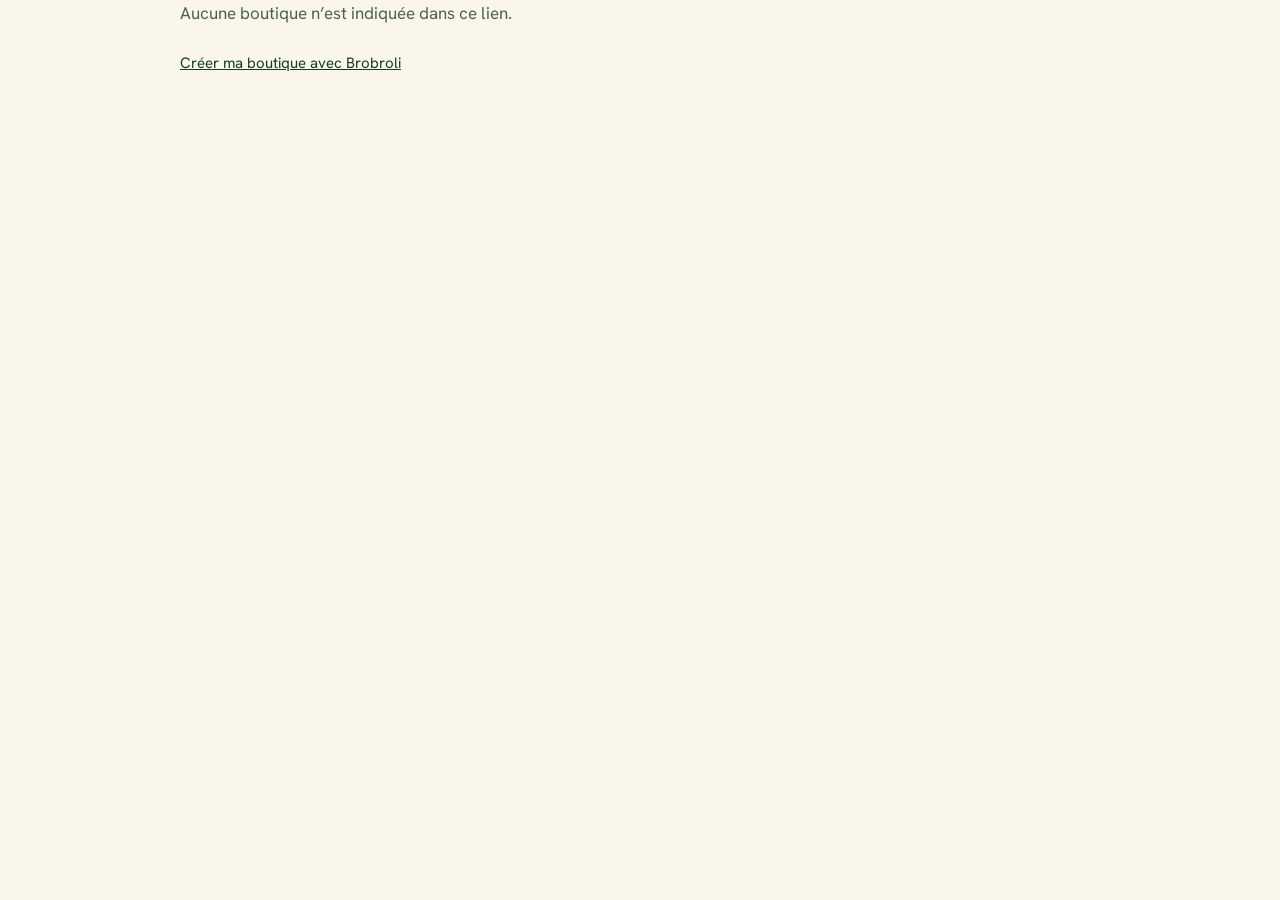
<file: shop.html>
<!DOCTYPE html>
<html lang="fr">
<head>
<meta charset="utf-8">
<meta name="viewport" content="width=device-width, initial-scale=1, viewport-fit=cover">
<title>Boutique – Brobroli</title>
<link href="https://fonts.googleapis.com/css2?family=Bricolage+Grotesque:wght@500;800&family=Hanken+Grotesk:wght@400;600&display=swap" rel="stylesheet">
<link rel="stylesheet" href="/style.css">
<link rel="stylesheet" href="/app.css">

</head>
<body>
<div class="wrap" style="padding-bottom:48px">
<div id="root"><p class="lead">Chargement de la boutique…</p></div>
</div>
<script src="/app.js"></script>

<script>
(function () {
  var root = document.getElementById("root");
  if (new URLSearchParams(location.search).get("admin") === "1") {
    var bar = document.createElement("a");
    bar.href = "admin.html";
    bar.textContent = "← Retour à l’administration";
    bar.style.cssText = "position:sticky;top:0;display:block;text-align:center;background:var(--sun);color:#0f3d2a;font-weight:600;padding:12px;text-decoration:none;z-index:10";
    document.body.insertBefore(bar, document.body.firstChild);
  }
  var slug = (new URLSearchParams(location.search).get("b") || (location.pathname.split("/").pop() || "").replace(/\.html$/, "")).toLowerCase();
  if (slug === "shop") slug = "";
  function msg(t) { root.innerHTML = '<p class="lead">' + esc(t) + '</p><p class="info"><a href="index.html">Créer ma boutique avec Brobroli</a></p>'; }
  if (!slug) return msg("Aucune boutique n’est indiquée dans ce lien.");
  loadShop(slug).then(function (s) {
    if (!s) return msg("Cette boutique n’existe pas.");
    show(s);
  })
    .catch(function () { msg("Impossible de charger la boutique. Réessaie dans un instant."); });

  function show(s) {
    document.title = s.name + " – Brobroli";
    var pro = !!(s.pro_until && new Date(s.pro_until) > new Date());
    var items = (s.items || []).slice(0, pro ? 40 : 10), cart = {}, colors = ["#f6d98a", "#f1c4a3", "#e9a9b3", "#cfe3c0"];
    root.innerHTML = '<p class="info" style="margin:28px 0 0;font-size:17px">Bienvenue dans la boutique de</p><h1 class="t" style="margin-top:4px">' + esc(s.name) + '</h1>' +
      (s.delivery ? '<p class="info"><b>Livraison :</b> ' + esc(s.delivery) + '</p>' : '') +
      (s.payments ? '<p class="info"><b>Paiement :</b> ' + esc(s.payments) + '</p>' : '') +
      '<div class="demo"><div class="items" id="items"></div>' +
      '<aside class="cart"><h3>Ma commande</h3><div id="lines"></div>' +
      '<div class="total"><span>Total</span><span id="total">0 F</span></div>' +
      '<div class="f"><label for="who">Ton nom et ton quartier</label><input class="tx" id="who" maxlength="80"></div>' +
      '<a class="order" id="order" aria-disabled="true" href="#" target="_blank" rel="noopener">Commander sur WhatsApp</a>' +
      (/^https:\/\//i.test(s.wave || "") ? '<a class="add" style="margin-top:10px" href="' + esc(s.wave) + '" target="_blank" rel="noopener">Payer avec Wave</a><p class="info">Après le paiement, envoie la capture sur WhatsApp.</p>' : '') +
      (/^\d{9,15}$/.test(s.phone || "") ? '<a class="add" style="margin-top:10px" href="tel:+' + esc(s.phone) + '">Appeler le vendeur</a>' : '') +
      '</aside></div>' +
      (pro ? "" : '<p class="info" style="margin-top:28px">Boutique créée avec <a href="index.html">Brobroli</a></p>') +
      '<p class="info" style="margin-top:14px"><a href="/manage.html?s=' + esc(s.slug) + '">Tu es le vendeur ? Ajouter des articles</a></p>';


    var box = document.getElementById("items");
    items.forEach(function (it, i) {
      var d = document.createElement("div");
      d.className = "item";
      var pic = String(it.img || "").indexOf("data:image/") === 0
        ? '<div class="ph"><img alt="' + esc(it.n) + '" src="' + esc(it.img) + '"></div>'
        : '<div class="ph" style="background:' + colors[i % 4] + '">🛍️</div>';
      d.innerHTML = pic + '<h3>' + esc(it.n) + '</h3><div class="price">' + fmt(it.p) + '</div><button class="add" type="button">Ajouter</button>';
      d.querySelector("button").onclick = function () { cart[i] = (cart[i] || 0) + 1; draw(); };
      box.appendChild(d);
    });

    var who = document.getElementById("who");
    who.addEventListener("input", draw);
    function draw() {
      var lines = document.getElementById("lines"), t = 0, txt = [], h = "";
      items.forEach(function (it, i) {
        var q = cart[i]; if (!q) return;
        t += q * it.p; txt.push("- " + q + " x " + it.n);
        h += '<div class="row"><span>' + esc(it.n) + '</span><span class="qty"><button type="button" aria-label="Retirer" data-d="-1" data-i="' + i + '">−</button>' + q +
          '<button type="button" aria-label="Ajouter" data-d="1" data-i="' + i + '">+</button></span></div>';
      });
      lines.innerHTML = h || '<p class="empty">Ton panier est vide. Ajoute un article.</p>';
      lines.querySelectorAll("button").forEach(function (b) {
        b.onclick = function () {
          var i = b.dataset.i; cart[i] = (cart[i] || 0) + Number(b.dataset.d);
          if (cart[i] <= 0) delete cart[i]; draw();
        };
      });
      document.getElementById("total").textContent = fmt(t);
      var o = document.getElementById("order");
      if (t) {
        o.removeAttribute("aria-disabled");
        var text = "Bonjour, je veux commander chez " + s.name + " :\n" + txt.join("\n") + "\nTotal : " + fmt(t) +
          (who.value.trim() ? "\nNom et quartier : " + who.value.trim() : "");
        o.href = "https://wa.me/" + s.whatsapp + "?text=" + encodeURIComponent(text);
      } else { o.setAttribute("aria-disabled", "true"); o.href = "#"; }
    }
    draw();
  }
})();
</script>
</body>
</html>
</file>
<file: style.css>
:root{--bg:#fbf6ea;--ink:#0f3d2a;--soft:#4b5f55;--card:#fffdf7;--line:#e6dcc3;--sun:#f9b514;--wa:#1fa855;box-sizing:border-box;padding-top:env(safe-area-inset-top,0px);padding-bottom:env(safe-area-inset-bottom,0px)}
@media (prefers-color-scheme:dark){:root:not([data-theme="light"]){--bg:#0c1f17;--ink:#f4ecd6;--soft:#a9b9ae;--card:#133024;--line:#24473a}}
:root[data-theme="dark"]{--bg:#0c1f17;--ink:#f4ecd6;--soft:#a9b9ae;--card:#133024;--line:#24473a}
html{scroll-padding-top:env(safe-area-inset-top,0px)}
*,*::before,*::after{box-sizing:border-box}
body{margin:0;background:var(--bg);color:var(--ink);font:400 17px/1.55 "Hanken Grotesk",system-ui,sans-serif;overflow-x:hidden}
h1,h2,h3{font-family:"Bricolage Grotesque",system-ui,sans-serif;line-height:1.02;margin:0;letter-spacing:-.02em}
.wrap{max-width:960px;margin:0 auto;padding:0 20px}
header{display:flex;justify-content:space-between;align-items:center;padding:18px 0}
.logo{font:800 26px "Bricolage Grotesque",sans-serif;letter-spacing:-.03em}
.logo span{color:var(--sun)}
header a.pill{border:2px solid var(--ink);border-radius:12px;padding:8px 14px;font-weight:600;text-decoration:none;color:var(--ink);font-size:15px}
h1{font-size:clamp(44px,12vw,88px);font-weight:800;margin-top:28px}
mark{background:var(--sun);color:#0f3d2a;border-radius:14px;padding:0 .12em}
.sub{font:800 clamp(22px,5vw,30px)/1.2 "Bricolage Grotesque",sans-serif;margin:26px 0 10px}
.sub em{font-style:normal;font-weight:500}
.lead{color:var(--soft);max-width:34em;margin:0 0 26px}
.claim{background:var(--card);border:1.5px solid var(--line);border-radius:20px;padding:14px;max-width:520px}
.claim label{display:flex;align-items:center;gap:2px;padding:6px 8px 12px;font-size:17px;color:var(--soft);flex-wrap:wrap}
.claim input{flex:1;min-width:120px;border:0;border-bottom:2px solid var(--ink);background:transparent;color:var(--ink);font:600 17px inherit;padding:2px 2px;outline:none}
.claim input:focus-visible{border-bottom-color:var(--sun)}
button,.btn{cursor:pointer;font:600 17px "Hanken Grotesk",sans-serif}
.go{width:100%;background:var(--ink);color:var(--bg);border:0;border-radius:14px;padding:16px}
.go:focus-visible,.add:focus-visible,.order:focus-visible{outline:3px solid var(--sun);outline-offset:2px}
.msg{margin:10px 8px 0;font-size:15px;color:var(--soft);min-height:1.5em}
section{padding:64px 0 0}
h2{font-size:clamp(32px,8vw,52px);font-weight:800;margin-bottom:8px}
.demo{display:grid;gap:18px;margin-top:24px}
@media(min-width:760px){.demo{grid-template-columns:1.4fr 1fr;align-items:start}}
.items{display:grid;grid-template-columns:repeat(auto-fill,minmax(150px,1fr));gap:14px}
.item{background:var(--card);border:1.5px solid var(--line);border-radius:18px;padding:10px 10px 14px}
.item:nth-child(odd){transform:rotate(-1.2deg)}.item:nth-child(even){transform:rotate(1deg)}
.ph{aspect-ratio:1;border-radius:12px;display:grid;place-items:center;font-size:56px;margin-bottom:10px}
.item h3{font-size:19px}
.price{color:var(--soft);font-size:15px;margin:2px 0 10px}
.add{width:100%;border:2px solid var(--ink);background:transparent;color:var(--ink);border-radius:10px;padding:8px;font-size:15px}
.cart{background:var(--card);border:1.5px solid var(--line);border-radius:20px;padding:18px;position:sticky;top:12px}
.cart h3{font-size:24px;margin-bottom:10px}
.row{display:flex;justify-content:space-between;align-items:center;gap:8px;padding:8px 0;border-bottom:1px dashed var(--line);font-size:16px}
.row button{border:1.5px solid var(--ink);background:transparent;color:var(--ink);border-radius:8px;width:28px;height:28px;font-size:16px;line-height:1;padding:0}
.qty{display:flex;align-items:center;gap:8px}
.total{display:flex;justify-content:space-between;font:800 22px "Bricolage Grotesque",sans-serif;margin:14px 0}
.empty{color:var(--soft);font-size:15px;margin:0 0 6px}
.order{display:block;width:100%;text-align:center;background:var(--wa);color:#fff;border:0;border-radius:14px;padding:14px;text-decoration:none}
.order[aria-disabled="true"]{opacity:.45;pointer-events:none}
.steps{list-style:none;padding:0;margin:24px 0 0;display:grid;gap:14px}
@media(min-width:760px){.steps{grid-template-columns:repeat(3,1fr)}}
.steps li{background:var(--card);border:1.5px solid var(--line);border-radius:18px;padding:18px}
.steps b{display:inline-grid;place-items:center;width:34px;height:34px;border-radius:50%;background:var(--sun);color:#0f3d2a;font:800 17px "Bricolage Grotesque",sans-serif;margin-bottom:10px}
.steps h3{font-size:22px;margin-bottom:6px}.steps p{margin:0;color:var(--soft);font-size:16px}
.final{margin:64px 0 40px;background:var(--ink);color:var(--bg);border-radius:28px;padding:36px 24px}
.final h2{color:var(--bg)}
.final p{margin:8px 0 20px;opacity:.85}
.final a{display:inline-block;background:var(--sun);color:#0f3d2a;text-decoration:none;border-radius:14px;padding:14px 22px;font-weight:600}
footer{padding:0 0 28px;color:var(--soft);font-size:14px}
</file>
<file: anim.css>
@media (prefers-reduced-motion: no-preference) {
  h1 { animation: rise .8s ease both; }
  .sub { animation: rise .8s .15s ease both; }
  .wrap > .lead { animation: rise .8s .3s ease both; }
  mark {
    background-color: transparent;
    background-image: linear-gradient(var(--sun), var(--sun));
    background-repeat: no-repeat;
    background-size: 0 100%;
    animation: hl .9s .7s ease forwards;
  }
  @keyframes rise { from { opacity: 0; transform: translateY(24px); } to { opacity: 1; transform: none; } }
  @keyframes hl { to { background-size: 100% 100%; } }

  .rv { opacity: 0; transform: translateY(26px); transition: opacity .6s ease, transform .35s ease; transition-delay: var(--d, 0s); }
  .rv.in { opacity: 1; transform: none; }
  .why .rv.in:hover, .steps .rv.in:hover, .tarif.rv.in:hover { transform: translateY(-5px); }
  .steps .rv.in b { animation: pop .5s .2s both; }
  @keyframes pop { from { transform: scale(.4); opacity: 0; } 70% { transform: scale(1.15); } to { transform: scale(1); opacity: 1; } }

  .item { animation: float 5s ease-in-out infinite; }
  .item:nth-child(2) { animation-delay: -1.3s; }
  .item:nth-child(3) { animation-delay: -2.6s; }
  .item:nth-child(4) { animation-delay: -3.9s; }
  @keyframes float { 50% { translate: 0 -6px; } }
  .row { animation: rise .3s ease both; }

  .go, .final a, .pill, .order { transition: transform .2s ease, box-shadow .2s ease; }
  .go:hover, .final a:hover, .order:hover { transform: translateY(-2px); box-shadow: 0 8px 20px rgba(15, 61, 42, .25); }
  .go:active, .final a:active, .order:active { transform: scale(.97); }
  .final a { animation: pulse 2.4s infinite; }
  @keyframes pulse {
    0% { box-shadow: 0 0 0 0 rgba(249, 181, 20, .55); }
    70% { box-shadow: 0 0 0 14px rgba(249, 181, 20, 0); }
    100% { box-shadow: 0 0 0 0 rgba(249, 181, 20, 0); }
  }
}
</file>
<file: app.css>
.narrow{max-width:640px;padding-bottom:48px}
a.logo,a.pill{text-decoration:none;color:inherit}
h1.t{font-size:clamp(34px,9vw,56px);margin:12px 0 10px}
.note{background:var(--card);border:1.5px dashed var(--line);border-radius:14px;padding:10px 14px;font-size:15px;color:var(--soft);margin:0 0 20px}
.f{margin:0 0 20px}
.f>label,.f>.lb{display:block;font-weight:600;margin-bottom:6px}
.f small{display:block;color:var(--soft);font-size:14px;margin-top:4px}
.tx{width:100%;background:var(--card);color:var(--ink);border:1.5px solid var(--line);border-radius:12px;padding:12px 14px;font:inherit}
.tx:focus-visible{outline:3px solid var(--sun);outline-offset:1px}
.pays{display:flex;flex-wrap:wrap;gap:8px}
.pays label{display:flex;align-items:center;gap:6px;border:1.5px solid var(--line);background:var(--card);border-radius:999px;padding:8px 14px;font-size:15px;cursor:pointer}
.pays input{accent-color:var(--ink)}
.art{display:flex;gap:10px;align-items:center;background:var(--card);border:1.5px solid var(--line);border-radius:16px;padding:10px;margin-bottom:10px}
.photo{flex:0 0 72px;height:72px;border-radius:12px;border:2px dashed var(--line);display:grid;place-items:center;font-size:13px;color:var(--soft);cursor:pointer;background-size:cover;background-position:center;text-align:center}
.photo input{display:none}
.photo.has{border-style:solid}
.photo.has span{display:none}
.photo:focus-within{outline:3px solid var(--sun)}
.ai{flex:1;display:grid;gap:8px;min-width:0}
.rm{flex:0 0 32px;height:32px;border:1.5px solid var(--ink);background:transparent;color:var(--ink);border-radius:8px;font-size:18px;line-height:1;padding:0}
a.add{display:block;text-align:center;text-decoration:none;padding:12px}
.err{color:#d64533;font-size:15px;min-height:1.4em;margin:10px 0 0}
.ok{background:var(--card);border:1.5px solid var(--line);border-radius:20px;padding:22px}
.ok h2{font-size:32px}
.link{word-break:break-all;font-weight:600;background:var(--bg);border-radius:10px;padding:10px;margin:12px 0}
.ok .order,.ok .add{margin-bottom:10px}
.ph img{width:100%;height:100%;object-fit:cover;border-radius:12px;display:block}
.info{color:var(--soft);font-size:15px;margin:4px 0}
.info a{color:var(--ink)}
</file>
